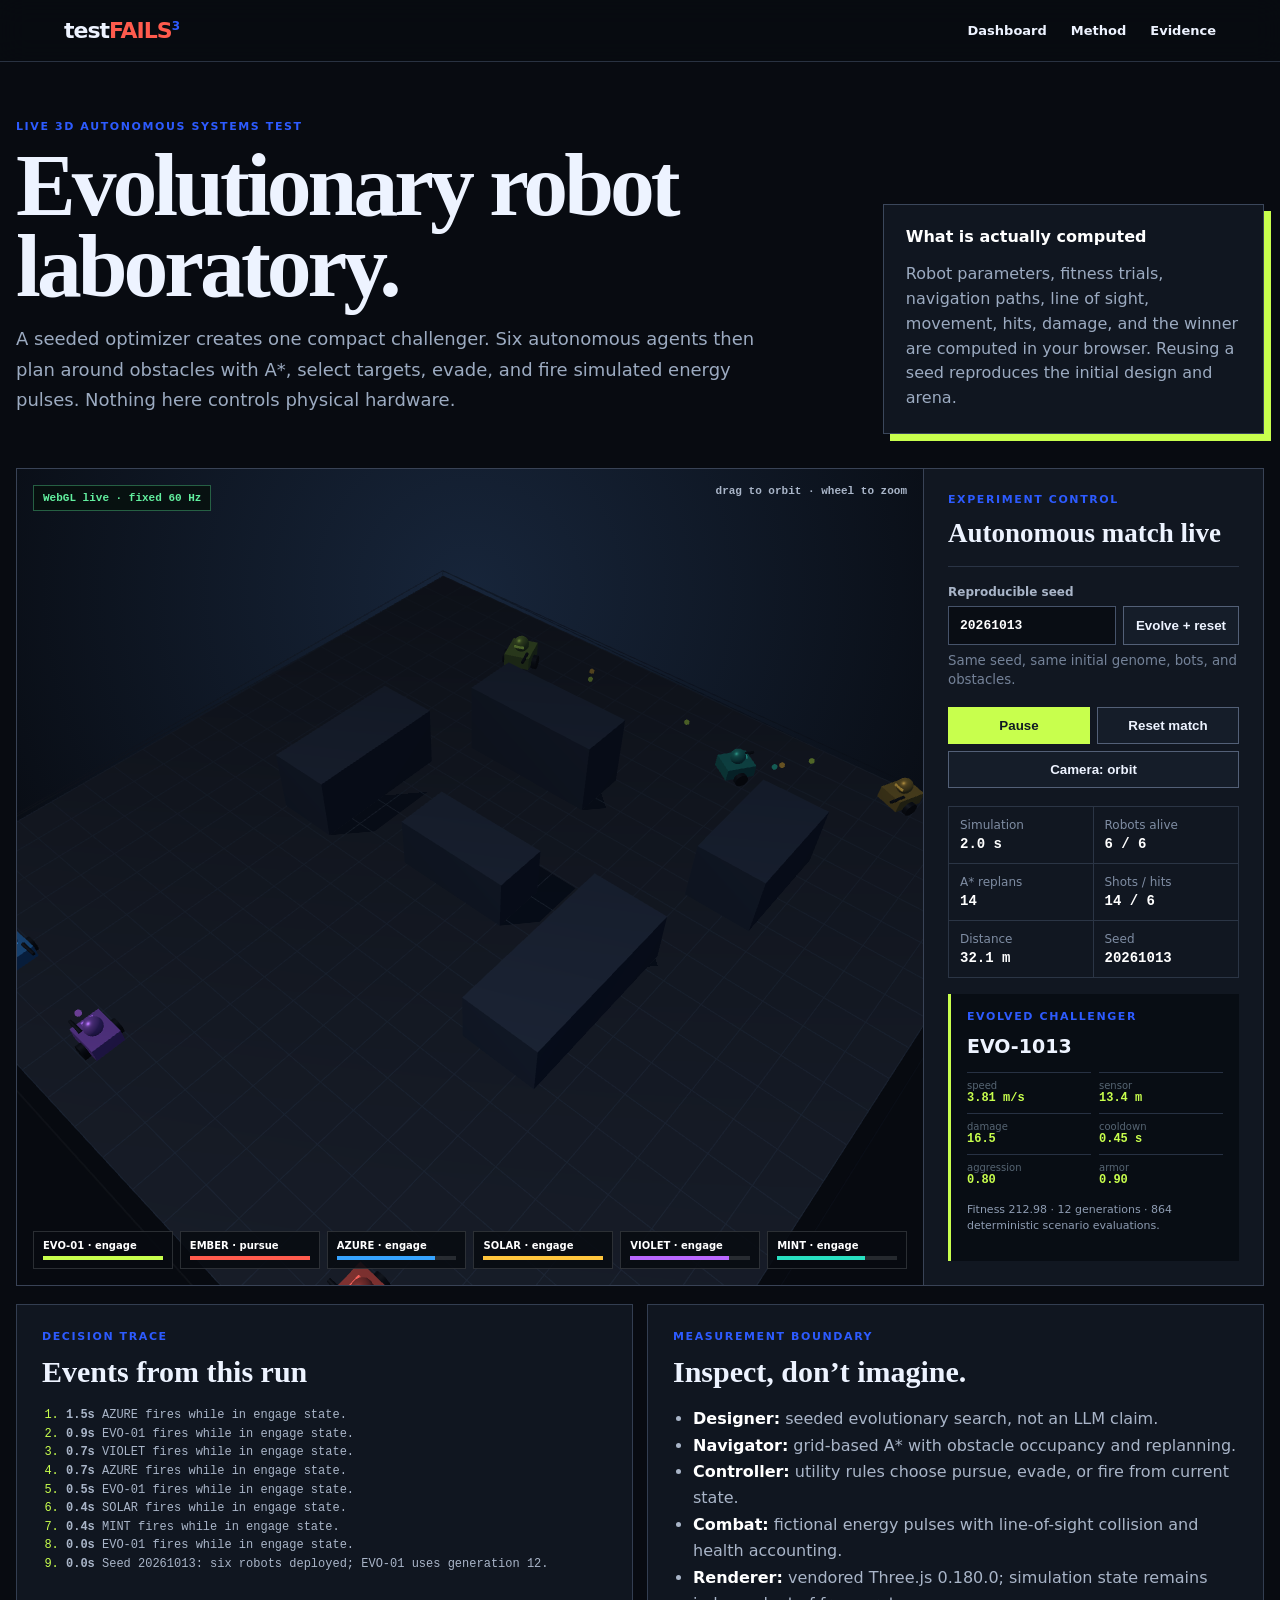
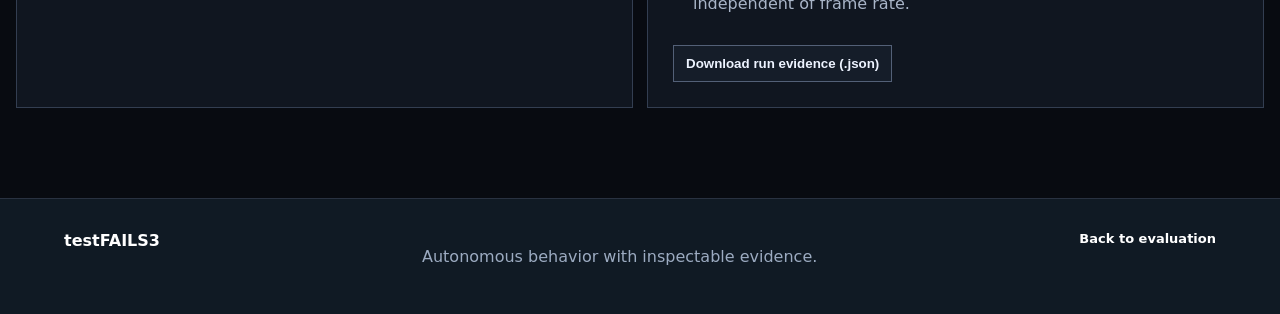
<file: templates/robot_arena.html>
<!doctype html>
<html lang="en">
<head>
  <meta charset="utf-8">
  <meta name="viewport" content="width=device-width,initial-scale=1">
  <meta name="description" content="A reproducible 3D laboratory for evolved robot design, A* navigation, and autonomous multi-robot combat.">
  <title>Robot Arena · testFAILS3</title>
  <link rel="stylesheet" href="/static/style.css">
  <link rel="stylesheet" href="/static/robot-arena.css">
  <script type="module" src="/static/robot-arena.js"></script>
</head>
<body class="lab-body">
<a class="skip" href="#lab-main">Skip to laboratory controls</a>
<header class="topbar lab-nav">
  <a class="brand" href="/">test<span>FAILS</span><sup>3</sup></a>
  <nav aria-label="Primary"><a href="/">Dashboard</a><a href="/method">Method</a><a href="#evidence">Evidence</a></nav>
</header>
<main id="lab-main" class="lab-shell">
  <section class="lab-intro">
    <div><p class="eyebrow">LIVE 3D AUTONOMOUS SYSTEMS TEST</p><h1>Evolutionary robot laboratory.</h1><p class="lede">A seeded optimizer creates one compact challenger. Six autonomous agents then plan around obstacles with A*, select targets, evade, and fire simulated energy pulses. Nothing here controls physical hardware.</p></div>
    <div class="lab-boundary"><strong>What is actually computed</strong><p>Robot parameters, fitness trials, navigation paths, line of sight, movement, hits, damage, and the winner are computed in your browser. Reusing a seed reproduces the initial design and arena.</p></div>
  </section>
  <section class="arena-console" aria-label="Robot arena experiment">
    <div class="viewport-wrap">
      <canvas id="arena-canvas" aria-label="3D view of six autonomous robots navigating and fighting in a sandbox"></canvas>
      <div class="viewport-status"><span id="render-state" class="status-pill">Initializing WebGL</span><span>drag to orbit · wheel to zoom</span></div>
      <div class="score-strip" id="score-strip" aria-label="Robot health"></div>
    </div>
    <aside class="control-panel">
      <div class="control-heading"><p class="eyebrow">EXPERIMENT CONTROL</p><h2 id="match-state">Preparing run</h2></div>
      <label for="seed">Reproducible seed</label>
      <div class="seed-row"><input id="seed" inputmode="numeric" value="20261013" aria-describedby="seed-help"><button id="generate" type="button">Evolve + reset</button></div>
      <small id="seed-help">Same seed, same initial genome, bots, and obstacles.</small>
      <div class="button-row"><button id="toggle" class="primary-control" type="button" disabled>Start</button><button id="reset" type="button" disabled>Reset match</button><button id="camera" type="button">Camera: orbit</button></div>
      <dl class="metrics" aria-live="polite">
        <div><dt>Simulation</dt><dd id="metric-time">0.0 s</dd></div><div><dt>Robots alive</dt><dd id="metric-alive">6 / 6</dd></div>
        <div><dt>A* replans</dt><dd id="metric-replans">0</dd></div><div><dt>Shots / hits</dt><dd id="metric-shots">0 / 0</dd></div>
        <div><dt>Distance</dt><dd id="metric-distance">0.0 m</dd></div><div><dt>Seed</dt><dd id="metric-seed">20261013</dd></div>
      </dl>
      <div class="genome-card"><div><p class="eyebrow">EVOLVED CHALLENGER</p><strong id="genome-name">Computing…</strong></div><dl id="genome-values"></dl><p id="evolution-proof">Running deterministic fitness trials.</p></div>
    </aside>
  </section>
  <section id="evidence" class="evidence-grid">
    <article><p class="eyebrow">DECISION TRACE</p><h2>Events from this run</h2><ol id="event-log" class="event-log" aria-live="polite"></ol></article>
    <article><p class="eyebrow">MEASUREMENT BOUNDARY</p><h2>Inspect, don’t imagine.</h2><ul class="fact-list"><li><strong>Designer:</strong> seeded evolutionary search, not an LLM claim.</li><li><strong>Navigator:</strong> grid-based A* with obstacle occupancy and replanning.</li><li><strong>Controller:</strong> utility rules choose pursue, evade, or fire from current state.</li><li><strong>Combat:</strong> fictional energy pulses with line-of-sight collision and health accounting.</li><li><strong>Renderer:</strong> vendored Three.js 0.180.0; simulation state remains independent of frame rate.</li></ul><button id="export" type="button">Download run evidence (.json)</button></article>
  </section>
</main>
<footer><strong>testFAILS3</strong><p>Autonomous behavior with inspectable evidence.</p><a href="/">Back to evaluation</a></footer>
</body>
</html>
</file>
<file: static/style.css>
:root{--ink:#101a24;--muted:#566573;--paper:#f4f2ec;--panel:#fff;--line:#d7d8d3;--lime:#c8ff4d;--red:#ff5b4d;--blue:#2d5bff;--shadow:0 16px 50px #17212b12;font-family:Inter,ui-sans-serif,system-ui,-apple-system,"Segoe UI",sans-serif;color:var(--ink);background:var(--paper)}
*{box-sizing:border-box}html{scroll-behavior:smooth}body{margin:0}.skip{position:absolute;left:-9999px;top:8px;background:#fff;padding:10px;z-index:10}.skip:focus{left:8px}.topbar{position:sticky;top:0;z-index:5;display:flex;align-items:center;justify-content:space-between;padding:18px max(24px,5vw);border-bottom:1px solid var(--line);background:#f4f2ecef;backdrop-filter:blur(14px)}.brand{font-size:22px;font-weight:900;letter-spacing:-1px;color:var(--ink);text-decoration:none}.brand span{color:var(--red)}.brand sup{color:var(--blue);font-size:12px}.topbar nav{display:flex;gap:24px}.topbar nav a,footer a{color:var(--ink);font-size:13px;font-weight:700;text-decoration:none}.topbar nav a:hover{text-decoration:underline}main{width:min(1180px,calc(100% - 40px));margin:auto}.hero{display:grid;grid-template-columns:1.5fr .8fr;gap:70px;align-items:end;padding:92px 0 70px}.eyebrow{margin:0 0 12px;color:var(--blue);font-size:11px;font-weight:900;letter-spacing:1.6px}.hero h1,.method-page>h1{max-width:820px;margin:0;font:900 clamp(50px,7vw,92px)/.92 Georgia,serif;letter-spacing:-4px}.lede{max-width:760px;color:var(--muted);font-size:18px;line-height:1.7}.hero-actions{display:flex;gap:10px;margin-top:28px}.button{display:inline-block;padding:13px 17px;border:1px solid var(--ink);border-radius:3px;color:var(--ink);font-size:13px;font-weight:800;text-decoration:none}.button.primary{background:var(--ink);color:#fff}.run-status{padding:24px;border:1px solid var(--ink);background:var(--panel);box-shadow:8px 8px 0 var(--lime)}.live-dot{display:inline-block;width:9px;height:9px;margin-right:8px;border-radius:50%;background:#21a94b}.run-status dl{margin:20px 0 0}.run-status dl div{display:grid;grid-template-columns:95px 1fr;gap:10px;padding:9px 0;border-top:1px solid var(--line)}dt{color:var(--muted);font-size:12px}dd{margin:0;font-size:12px;font-weight:750;overflow-wrap:anywhere}.principles{display:grid;grid-template-columns:repeat(3,1fr);border:1px solid var(--ink);background:var(--ink);gap:1px}.principles article{padding:28px;background:var(--panel)}.principles span,.case-grid span{display:inline-grid;place-items:center;width:30px;height:30px;background:var(--lime);font-size:11px;font-weight:900}.principles h2{margin:35px 0 8px;font-size:22px}.principles p,.case-grid p{color:var(--muted);line-height:1.55}.section{padding:86px 0;border-bottom:1px solid var(--line)}.section-head{display:flex;justify-content:space-between;gap:24px;align-items:end;margin-bottom:28px}.section-head h2{margin:0;font:800 clamp(30px,4vw,50px)/1 Georgia,serif;letter-spacing:-1px}.section-head>code{max-width:240px;overflow-wrap:anywhere}.model-grid{display:grid;grid-template-columns:repeat(auto-fit,minmax(290px,1fr));gap:14px}.model-card{display:grid;grid-template-columns:120px 1fr;gap:20px;align-items:center;padding:22px;border:1px solid var(--line);background:var(--panel);box-shadow:var(--shadow)}.score-ring{width:112px;height:112px;display:grid;place-content:center;border-radius:50%;background:conic-gradient(var(--blue) calc(var(--score)*1%),#e5e6e1 0);position:relative}.score-ring:before{content:"";position:absolute;inset:10px;border-radius:50%;background:#fff}.score-ring strong,.score-ring span{position:relative;text-align:center}.score-ring strong{font-size:30px}.score-ring span{font-size:10px}.model-card h3{margin:0;font-size:20px}.model-card p{color:var(--muted);font-size:12px}.component-table-wrap{margin-top:24px;overflow:auto;border:1px solid var(--line);background:#fff}.component-table-wrap table{width:100%;min-width:720px;border-collapse:collapse}.component-table-wrap caption{text-align:left;padding:18px;font-weight:800}.component-table-wrap th,.component-table-wrap td{padding:12px 16px;border-top:1px solid var(--line);text-align:left}.component-table-wrap th small{display:block;color:var(--muted);font-weight:400}.component-table-wrap td{font-weight:900}.pass{color:#147a38}.partial{color:#936200}.error{color:#a32c23}.empty-state{padding:35px;border:1px dashed #8d928c;background:#fff}.empty-state strong{font:800 25px Georgia,serif}.empty-state p{color:var(--muted)}details{margin-top:22px;border:1px solid var(--line);background:#fff}summary{padding:16px;font-weight:800;cursor:pointer}.prose{padding:10px 18px 22px;line-height:1.65}.arena-section{padding-bottom:110px}.source-note{max-width:320px;color:var(--muted);font-size:12px}.tabs{display:flex;gap:7px;flex-wrap:wrap}.tabs button{padding:10px 14px;border:1px solid var(--ink);background:transparent;font-weight:900;cursor:pointer}.tabs button[aria-selected=true]{background:var(--ink);color:#fff}.board{margin-top:16px;padding:20px;border:1px solid var(--line);background:#fff}.board>p{color:var(--muted);font-size:12px}.board ol{list-style:none;margin:0;padding:0}.board li{display:grid;grid-template-columns:42px minmax(180px,1fr) minmax(100px,.5fr) 85px;gap:12px;padding:12px 0;border-top:1px solid var(--line);align-items:center}.board li span:last-child{text-align:right;font-variant-numeric:tabular-nums}.rank{font-weight:900;color:var(--blue)}.boundary,.warning{margin-top:18px;padding:16px;border-left:4px solid var(--blue);background:#fff;line-height:1.55}.warning{border-color:var(--red)}footer{display:flex;justify-content:space-between;gap:20px;padding:32px max(24px,5vw);background:var(--ink);color:#fff}footer a{color:#fff}.method-page{padding:80px 0}.method-page>.lede{margin-bottom:50px}.method-flow{display:grid;grid-template-columns:repeat(3,1fr);gap:1px;background:var(--ink);border:1px solid var(--ink)}.method-flow article{padding:26px;background:#fff}.method-flow span{font-weight:900;color:var(--red)}.method-flow p{color:var(--muted);line-height:1.55}.case-grid{display:grid;grid-template-columns:repeat(3,1fr);gap:12px}.case-grid article{min-height:190px;padding:22px;border:1px solid var(--line);background:#fff}.case-grid h3{margin:18px 0 5px}.case-grid small{color:var(--blue);font-family:ui-monospace,monospace}.method-page>.prose{max-width:820px;padding:40px 0}.method-page>.prose h2{margin-top:36px;font:800 32px Georgia,serif}.method-page>.prose p{color:var(--muted);font-size:16px;line-height:1.75}code{font-family:ui-monospace,SFMono-Regular,Consolas,monospace;font-size:.9em}
@media(max-width:850px){.topbar nav a:not(:last-child){display:none}.hero{grid-template-columns:1fr;padding-top:60px}.hero h1,.method-page>h1{font-size:52px;letter-spacing:-2px}.principles,.method-flow,.case-grid{grid-template-columns:1fr}.section-head{align-items:start;flex-direction:column}.board li{grid-template-columns:36px 1fr 75px}.board li span:nth-child(3){display:none}}
@media(max-width:520px){main{width:min(100% - 24px,1180px)}.topbar{padding:14px 12px}.hero{gap:35px;padding:42px 0}.hero h1,.method-page>h1{font-size:42px}.hero-actions{display:grid}.model-card{grid-template-columns:1fr}.score-ring{width:90px;height:90px}.section{padding:58px 0}footer{flex-direction:column}.board{padding:12px}.board li{font-size:12px}}
</file>
<file: static/robot-arena.css>
.lab-body{background:#080b11;color:#edf3ff}.lab-body .topbar{background:#080b11e8;border-color:#293241}.lab-body .brand,.lab-body .topbar nav a{color:#edf3ff}.lab-shell{width:min(1440px,calc(100% - 32px))}.lab-intro{display:grid;grid-template-columns:1.5fr .7fr;gap:50px;align-items:end;padding:58px 0 34px}.lab-intro h1{max-width:900px;margin:0;font:900 clamp(48px,7vw,92px)/.9 Georgia,serif;letter-spacing:-4px}.lab-intro .lede{color:#9cabc1}.lab-boundary{padding:22px;border:1px solid #3b475b;background:#101620;box-shadow:7px 7px 0 #c8ff4d;color:#fff}.lab-boundary p{margin-bottom:0;color:#9cabc1;line-height:1.55}.arena-console{display:grid;grid-template-columns:minmax(0,1fr) 340px;min-height:680px;border:1px solid #394356;background:#0c111a}.viewport-wrap{position:relative;min-height:680px;overflow:hidden;background:radial-gradient(circle at 50% 15%,#17253a,#070a10 70%)}#arena-canvas{display:block;width:100%;height:100%;min-height:680px;touch-action:none}.viewport-status{position:absolute;top:16px;left:16px;right:16px;display:flex;justify-content:space-between;gap:10px;color:#a9b5c8;font:700 11px ui-monospace,monospace;pointer-events:none}.status-pill{padding:6px 9px;border:1px solid #56d69266;background:#07110dcc;color:#62ef9f}.score-strip{position:absolute;left:16px;right:16px;bottom:16px;display:grid;grid-template-columns:repeat(6,1fr);gap:7px;pointer-events:none}.bot-chip{padding:8px 9px;border:1px solid #ffffff25;background:#080b11d9;font-size:10px}.bot-chip strong{display:block;margin-bottom:5px;color:#fff;white-space:nowrap;overflow:hidden;text-overflow:ellipsis}.health-track{height:4px;background:#ffffff20}.health-track i{display:block;height:100%;background:var(--bot);transition:width .15s linear}.bot-chip.out{opacity:.38}.control-panel{padding:24px;border-left:1px solid #394356;background:#111721}.control-heading{border-bottom:1px solid #2a3445;margin-bottom:18px;padding-bottom:17px}.control-heading h2{margin:0;font:800 27px Georgia,serif}.control-panel label{display:block;margin-bottom:7px;color:#a9b5c8;font-size:12px;font-weight:800}.control-panel small{display:block;margin-top:7px;color:#748298;line-height:1.4}.seed-row,.button-row{display:flex;gap:7px}.seed-row input{min-width:0;flex:1;border:1px solid #46536a;background:#090d14;color:#fff;padding:11px;font:700 13px ui-monospace,monospace}.control-panel button,.evidence-grid button{border:1px solid #536077;background:#151d29;color:#edf3ff;padding:10px 12px;font-weight:850;cursor:pointer}.control-panel button:hover,.evidence-grid button:hover{border-color:#c8ff4d}.control-panel button:disabled{opacity:.4;cursor:not-allowed}.button-row{display:grid;grid-template-columns:1fr 1fr;margin:18px 0}.button-row button:last-child{grid-column:1/-1}.primary-control{background:#c8ff4d!important;color:#101a24!important;border-color:#c8ff4d!important}.metrics{display:grid;grid-template-columns:1fr 1fr;margin:0;border:1px solid #2b3545}.metrics div{padding:11px;border-bottom:1px solid #2b3545}.metrics div:nth-child(odd){border-right:1px solid #2b3545}.metrics div:nth-last-child(-n+2){border-bottom:0}.metrics dt{color:#7f8da3}.metrics dd{margin-top:4px;color:#fff;font:800 14px ui-monospace,monospace}.genome-card{margin-top:16px;padding:16px;background:#080d14;border-left:3px solid #c8ff4d}.genome-card strong{font-size:19px}.genome-card dl{display:grid;grid-template-columns:1fr 1fr;gap:8px;margin:15px 0}.genome-card dl div{border-top:1px solid #273143;padding-top:7px}.genome-card dt{font-size:10px}.genome-card dd{color:#c8ff4d;font:700 12px ui-monospace,monospace}.genome-card p:last-child{color:#8e9cb2;font-size:11px;line-height:1.45}.evidence-grid{display:grid;grid-template-columns:1fr 1fr;gap:14px;padding:18px 0 90px}.evidence-grid article{min-height:310px;padding:25px;border:1px solid #333e51;background:#101620}.evidence-grid h2{margin:0 0 17px;font:800 30px Georgia,serif}.event-log{height:210px;margin:0;padding-left:24px;overflow:auto;color:#a9b5c8;font:12px/1.55 ui-monospace,monospace}.event-log li::marker{color:#c8ff4d}.fact-list{padding-left:20px;color:#a9b5c8;line-height:1.65}.fact-list strong{color:#fff}.evidence-grid button{margin-top:12px}.lab-body footer{border-top:1px solid #293241}.lab-body footer p{color:#9cabc1}
@media(max-width:980px){.lab-intro,.arena-console{grid-template-columns:1fr}.control-panel{border-left:0;border-top:1px solid #394356}.viewport-wrap,#arena-canvas{min-height:560px}.lab-intro{gap:25px}.score-strip{grid-template-columns:repeat(3,1fr)}}
@media(max-width:650px){.lab-shell{width:min(100% - 16px,1440px)}.lab-intro h1{font-size:46px;letter-spacing:-2px}.viewport-wrap,#arena-canvas{min-height:460px}.viewport-status span:last-child{display:none}.score-strip{grid-template-columns:repeat(2,1fr)}.score-strip .bot-chip:nth-child(n+5){display:none}.evidence-grid{grid-template-columns:1fr}.control-panel{padding:18px}}
@media(prefers-reduced-motion:reduce){.health-track i{transition:none}}
</file>
